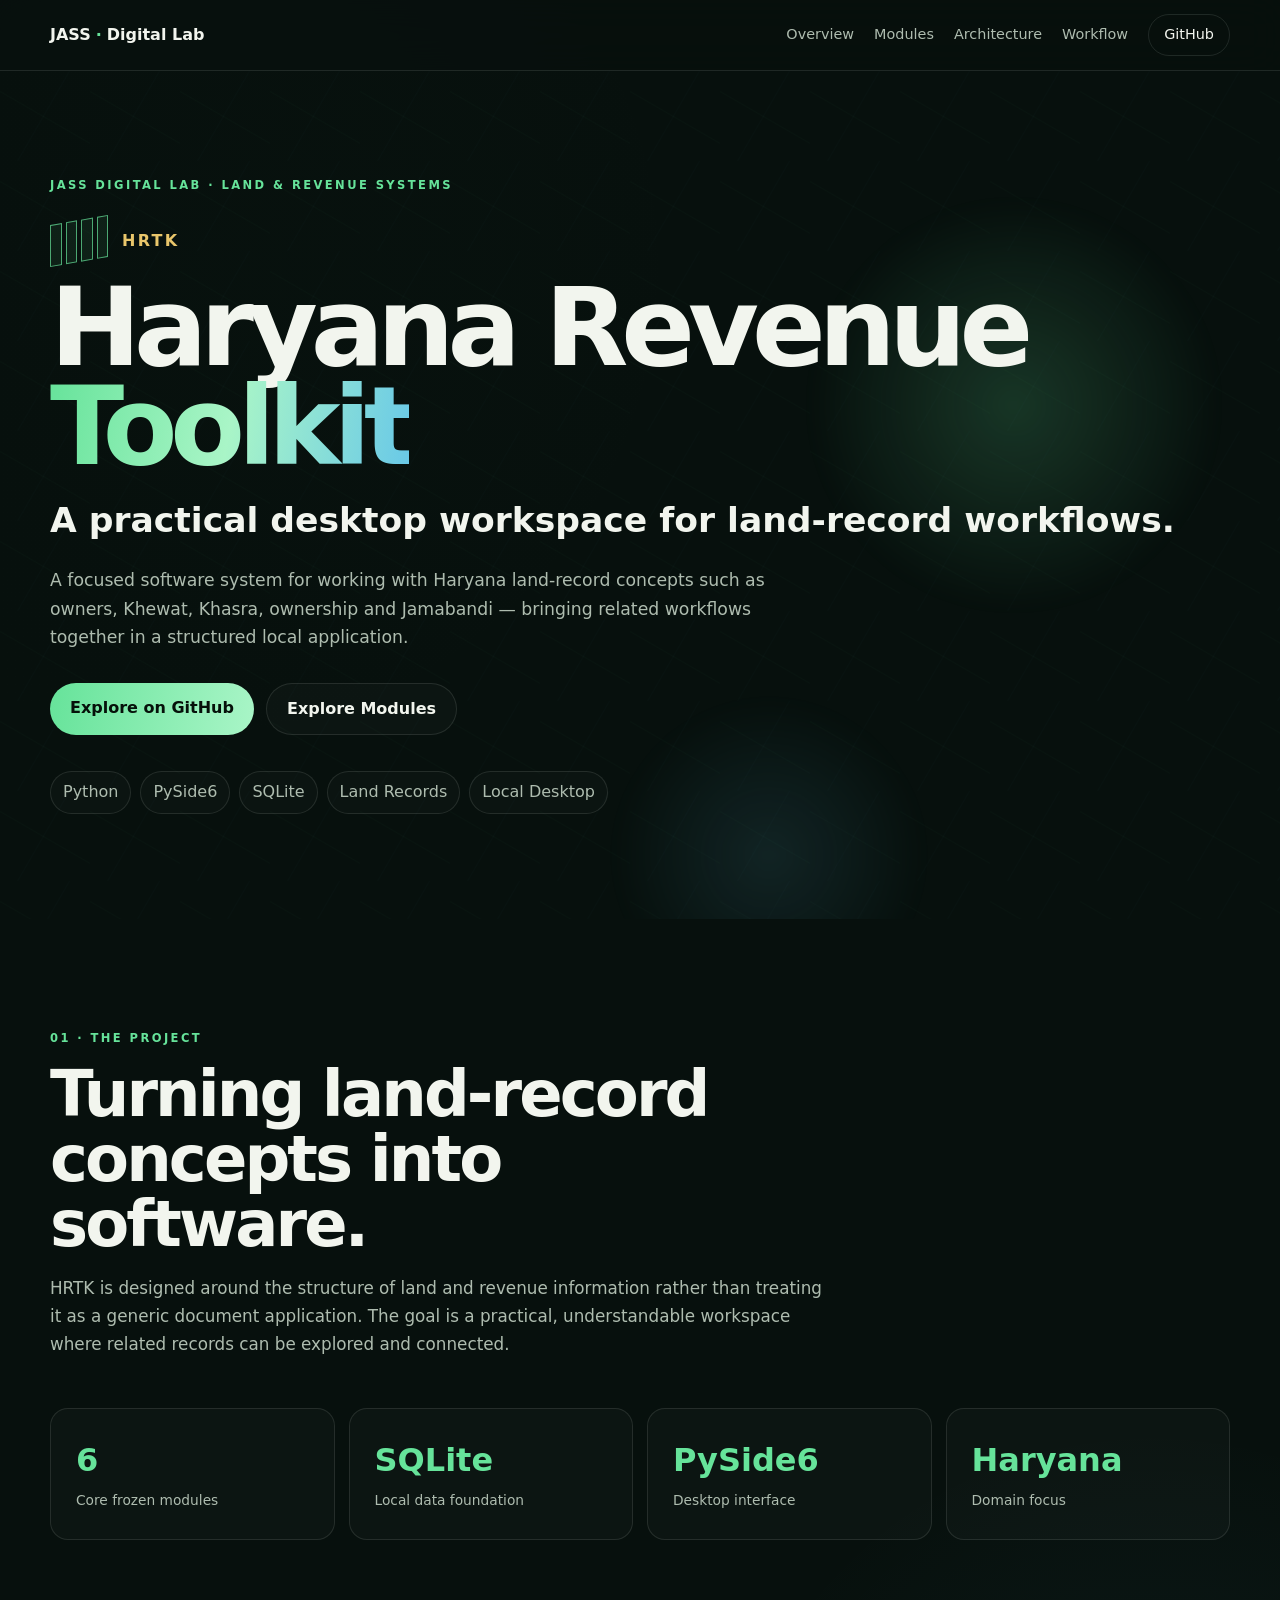
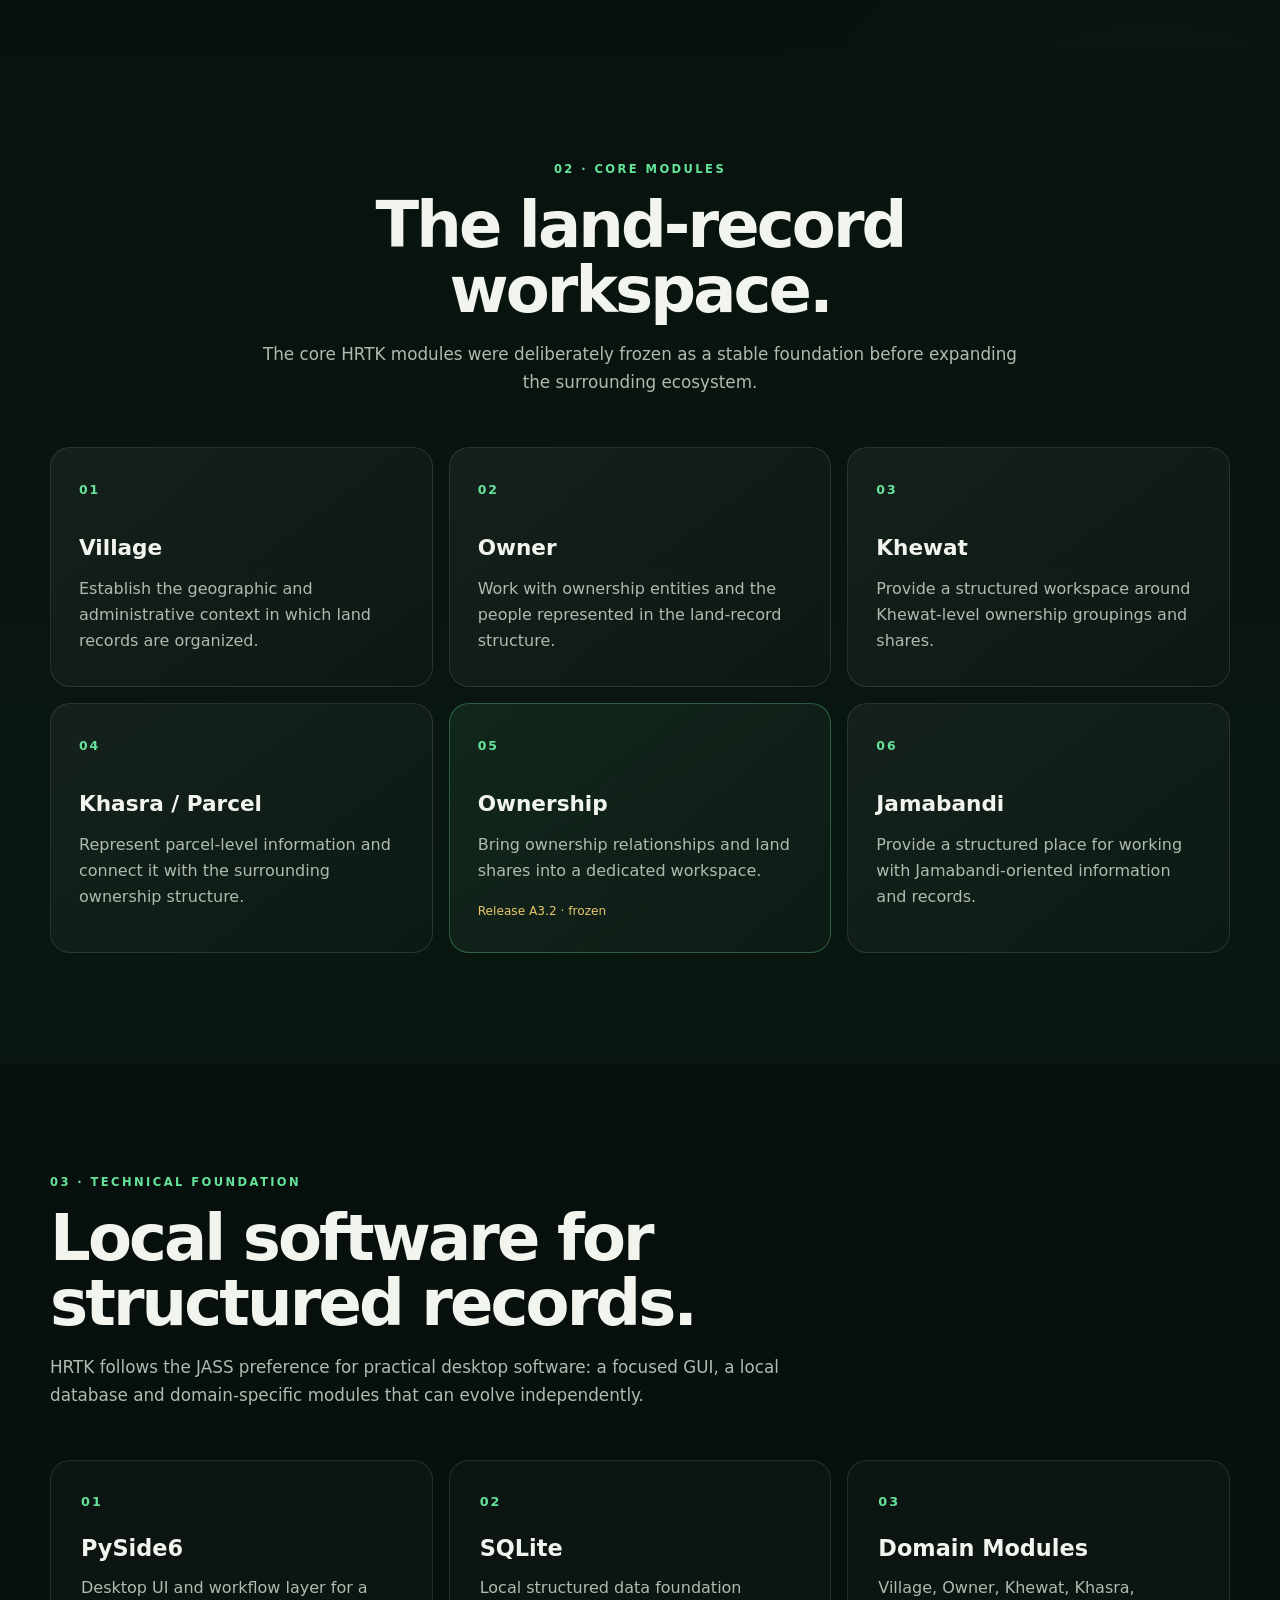
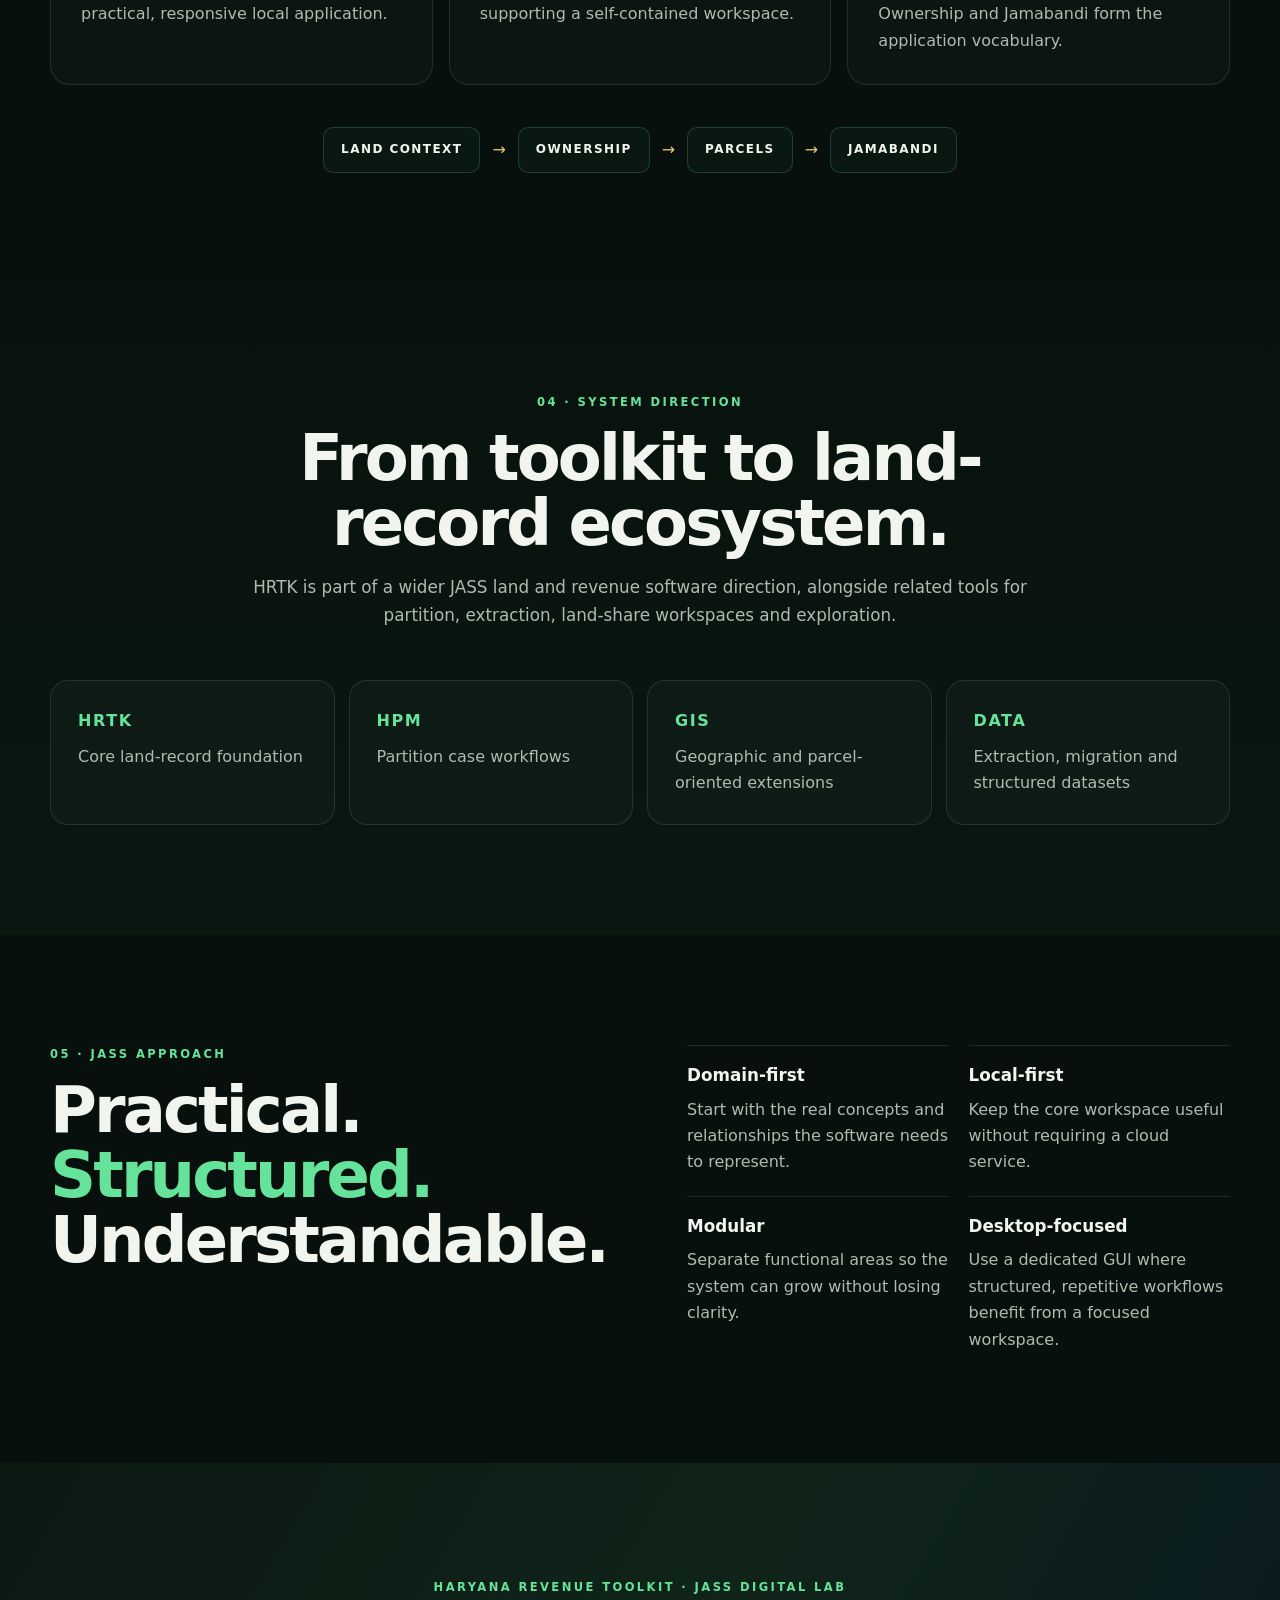
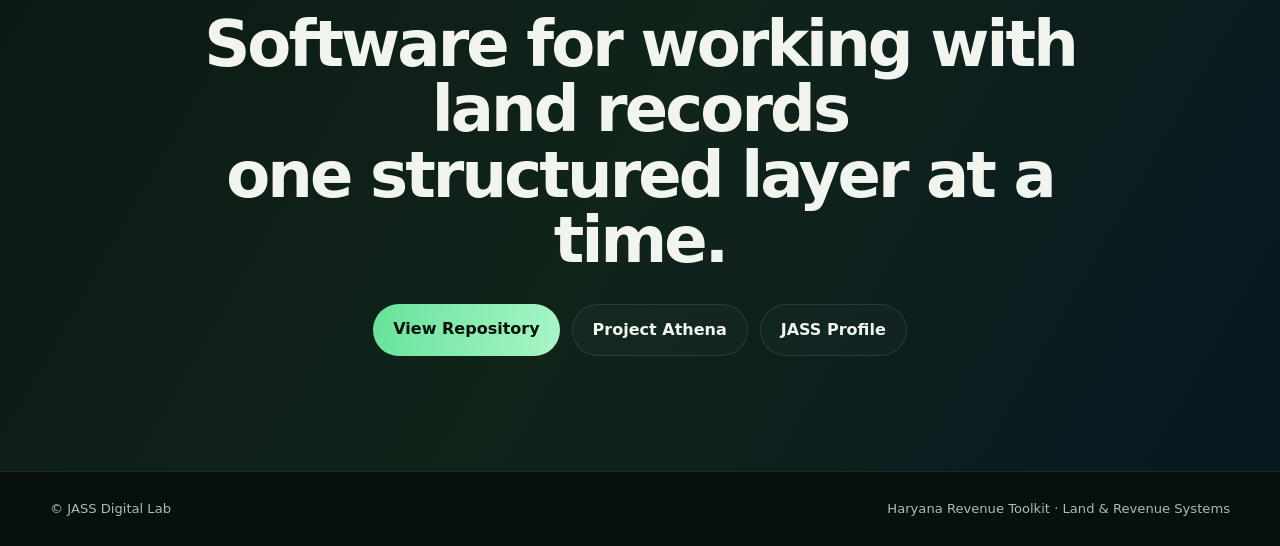
<file: index.html>
<!doctype html>
<html lang="en">
<head>
  <meta charset="utf-8">
  <meta name="viewport" content="width=device-width, initial-scale=1">
  <meta name="description" content="Haryana Revenue Toolkit — a practical desktop workspace for Haryana land records, ownership, Khewat, Khasra and Jamabandi workflows by JASS Digital Lab.">
  <meta name="theme-color" content="#08110d">
  <link rel="canonical" href="https://fanu2.github.io/Haryana-Revenue-Toolkit/">
  <link rel="stylesheet" href="jass-global.css">
  <title>Haryana Revenue Toolkit · JASS Digital Lab</title>
</head>
<body>
<header class="site-header">
  <div class="wrap nav">
    <a class="brand" href="https://fanu2.github.io/JASS-Digital-Lab/">JASS<span>·</span>Digital Lab</a>
    <nav>
      <a href="#overview">Overview</a>
      <a href="#modules">Modules</a>
      <a href="#architecture">Architecture</a>
      <a href="#workflow">Workflow</a>
      <a class="nav-button" href="https://github.com/Fanu2/Haryana-Revenue-Toolkit">GitHub</a>
    </nav>
  </div>
</header>

<main>
<section class="hero">
  <div class="map-lines"></div>
  <div class="glow glow-a"></div>
  <div class="glow glow-b"></div>
  <div class="wrap hero-inner">
    <div class="eyebrow">JASS DIGITAL LAB · LAND &amp; REVENUE SYSTEMS</div>
    <div class="hero-mark">
      <div class="land-symbol"><span></span><span></span><span></span><span></span></div>
      <div class="mark-text">HRTK</div>
    </div>
    <h1>Haryana Revenue<br><span>Toolkit</span></h1>
    <p class="hero-title">A practical desktop workspace for land-record workflows.</p>
    <p class="hero-copy">
      A focused software system for working with Haryana land-record concepts such as
      owners, Khewat, Khasra, ownership and Jamabandi — bringing related workflows
      together in a structured local application.
    </p>
    <div class="hero-actions">
      <a class="button primary" href="https://github.com/Fanu2/Haryana-Revenue-Toolkit">Explore on GitHub</a>
      <a class="button ghost" href="#modules">Explore Modules</a>
    </div>
    <div class="hero-tags">
      <span>Python</span><span>PySide6</span><span>SQLite</span><span>Land Records</span><span>Local Desktop</span>
    </div>
  </div>
</section>

<section id="overview" class="section">
  <div class="wrap">
    <div class="section-heading">
      <div class="eyebrow">01 · THE PROJECT</div>
      <h2>Turning land-record concepts into software.</h2>
      <p>
        HRTK is designed around the structure of land and revenue information rather
        than treating it as a generic document application. The goal is a practical,
        understandable workspace where related records can be explored and connected.
      </p>
    </div>
    <div class="stats">
      <div><strong>6</strong><span>Core frozen modules</span></div>
      <div><strong>SQLite</strong><span>Local data foundation</span></div>
      <div><strong>PySide6</strong><span>Desktop interface</span></div>
      <div><strong>Haryana</strong><span>Domain focus</span></div>
    </div>
  </div>
</section>

<section id="modules" class="section section-dark">
  <div class="wrap">
    <div class="section-heading center">
      <div class="eyebrow">02 · CORE MODULES</div>
      <h2>The land-record workspace.</h2>
      <p>
        The core HRTK modules were deliberately frozen as a stable foundation before
        expanding the surrounding ecosystem.
      </p>
    </div>
    <div class="modules">
      <article class="module"><b>01</b><h3>Village</h3><p>Establish the geographic and administrative context in which land records are organized.</p></article>
      <article class="module"><b>02</b><h3>Owner</h3><p>Work with ownership entities and the people represented in the land-record structure.</p></article>
      <article class="module"><b>03</b><h3>Khewat</h3><p>Provide a structured workspace around Khewat-level ownership groupings and shares.</p></article>
      <article class="module"><b>04</b><h3>Khasra / Parcel</h3><p>Represent parcel-level information and connect it with the surrounding ownership structure.</p></article>
      <article class="module featured"><b>05</b><h3>Ownership</h3><p>Bring ownership relationships and land shares into a dedicated workspace.</p><em>Release A3.2 · frozen</em></article>
      <article class="module"><b>06</b><h3>Jamabandi</h3><p>Provide a structured place for working with Jamabandi-oriented information and records.</p></article>
    </div>
  </div>
</section>

<section id="architecture" class="section">
  <div class="wrap">
    <div class="section-heading">
      <div class="eyebrow">03 · TECHNICAL FOUNDATION</div>
      <h2>Local software for structured records.</h2>
      <p>
        HRTK follows the JASS preference for practical desktop software: a focused
        GUI, a local database and domain-specific modules that can evolve independently.
      </p>
    </div>
    <div class="architecture">
      <div class="arch-card">
        <div class="arch-icon">01</div>
        <h3>PySide6</h3>
        <p>Desktop UI and workflow layer for a practical, responsive local application.</p>
      </div>
      <div class="arch-card">
        <div class="arch-icon">02</div>
        <h3>SQLite</h3>
        <p>Local structured data foundation supporting a self-contained workspace.</p>
      </div>
      <div class="arch-card">
        <div class="arch-icon">03</div>
        <h3>Domain Modules</h3>
        <p>Village, Owner, Khewat, Khasra, Ownership and Jamabandi form the application vocabulary.</p>
      </div>
    </div>

    <div class="data-flow">
      <div class="flow-item">LAND CONTEXT</div><span>→</span>
      <div class="flow-item">OWNERSHIP</div><span>→</span>
      <div class="flow-item">PARCELS</div><span>→</span>
      <div class="flow-item">JAMABANDI</div>
    </div>
  </div>
</section>

<section id="workflow" class="section section-dark">
  <div class="wrap">
    <div class="section-heading center">
      <div class="eyebrow">04 · SYSTEM DIRECTION</div>
      <h2>From toolkit to land-record ecosystem.</h2>
      <p>
        HRTK is part of a wider JASS land and revenue software direction, alongside
        related tools for partition, extraction, land-share workspaces and exploration.
      </p>
    </div>
    <div class="roadmap">
      <div class="road"><span>HRTK</span><p>Core land-record foundation</p></div>
      <div class="road"><span>HPM</span><p>Partition case workflows</p></div>
      <div class="road"><span>GIS</span><p>Geographic and parcel-oriented extensions</p></div>
      <div class="road"><span>DATA</span><p>Extraction, migration and structured datasets</p></div>
    </div>
  </div>
</section>

<section class="section">
  <div class="wrap philosophy">
    <div>
      <div class="eyebrow">05 · JASS APPROACH</div>
      <h2>Practical.<br><span>Structured.</span><br>Understandable.</h2>
    </div>
    <div class="principles">
      <article><b>Domain-first</b><p>Start with the real concepts and relationships the software needs to represent.</p></article>
      <article><b>Local-first</b><p>Keep the core workspace useful without requiring a cloud service.</p></article>
      <article><b>Modular</b><p>Separate functional areas so the system can grow without losing clarity.</p></article>
      <article><b>Desktop-focused</b><p>Use a dedicated GUI where structured, repetitive workflows benefit from a focused workspace.</p></article>
    </div>
  </div>
</section>

<section class="cta">
  <div class="wrap">
    <div class="eyebrow">HARYANA REVENUE TOOLKIT · JASS DIGITAL LAB</div>
    <h2>Software for working with land records<br>one structured layer at a time.</h2>
    <div class="hero-actions">
      <a class="button primary" href="https://github.com/Fanu2/Haryana-Revenue-Toolkit">View Repository</a>
      <a class="button ghost" href="https://fanu2.github.io/Project-Athena/">Project Athena</a>
      <a class="button ghost" href="https://fanu2.github.io/SinghJasvir/">JASS Profile</a>
    </div>
  </div>
</section>
</main>

<footer class="footer">
  <div class="wrap"><span>© JASS Digital Lab</span><span>Haryana Revenue Toolkit · Land &amp; Revenue Systems</span></div>
</footer>
</body>
</html>
</file>
<file: jass-global.css>
:root{
  --bg:#07100d;--bg2:#0a1711;--panel:#101d17;--text:#f2f5ee;--muted:#aebcaf;
  --line:rgba(230,245,232,.11);--green:#66e39a;--mint:#a9f5c7;--gold:#e9c66b;
  --blue:#68c8e8;--max:1180px
}
*{box-sizing:border-box}html{scroll-behavior:smooth}
body{margin:0;color:var(--text);background:radial-gradient(circle at 15% 5%,rgba(102,227,154,.07),transparent 30rem),radial-gradient(circle at 90% 35%,rgba(104,200,232,.06),transparent 28rem),var(--bg);font-family:Inter,ui-sans-serif,system-ui,-apple-system,"Segoe UI",sans-serif;line-height:1.65}
a{color:inherit;text-decoration:none}.wrap{width:min(calc(100% - 40px),var(--max));margin:auto}
.site-header{position:sticky;top:0;z-index:20;background:rgba(7,16,13,.86);backdrop-filter:blur(18px);border-bottom:1px solid var(--line)}
.nav{height:70px;display:flex;align-items:center;justify-content:space-between;gap:24px}.brand{font-weight:800}.brand span{color:var(--green);margin:0 5px}
nav{display:flex;gap:20px;align-items:center;color:var(--muted);font-size:.9rem}nav a:hover{color:var(--text)}
.nav-button{border:1px solid var(--line);border-radius:999px;padding:8px 15px;color:var(--text)}
.hero{position:relative;overflow:hidden;min-height:720px;display:flex;align-items:center;background:linear-gradient(90deg,rgba(7,16,13,.99),rgba(7,16,13,.82) 55%,rgba(7,16,13,.94))}
.map-lines{position:absolute;inset:0;opacity:.22;background-image:linear-gradient(30deg,transparent 48%,rgba(102,227,154,.10) 49%,transparent 50%),linear-gradient(120deg,transparent 48%,rgba(104,200,232,.08) 49%,transparent 50%);background-size:90px 90px}
.glow{position:absolute;border-radius:50%;filter:blur(8px)}.glow-a{width:430px;height:430px;right:4%;top:14%;background:radial-gradient(circle,rgba(102,227,154,.18),transparent 68%)}.glow-b{width:330px;height:330px;right:27%;bottom:-12%;background:radial-gradient(circle,rgba(104,200,232,.11),transparent 68%)}
.hero-inner{position:relative;z-index:2;padding:105px 0}.eyebrow{font-size:.72rem;letter-spacing:.21em;text-transform:uppercase;color:var(--green);font-weight:850}
.hero-mark{display:flex;align-items:center;gap:14px;margin-top:25px}.mark-text{font-weight:900;letter-spacing:.14em;color:var(--gold)}
.land-symbol{width:58px;height:42px;display:grid;grid-template-columns:repeat(4,1fr);gap:4px;transform:skewY(-10deg)}
.land-symbol span{border:1px solid rgba(102,227,154,.7);background:rgba(102,227,154,.08)}
h1{font-size:clamp(3.7rem,8.5vw,7.5rem);line-height:.91;letter-spacing:-.065em;margin:16px 0}
h1 span{background:linear-gradient(100deg,var(--green),var(--mint),var(--blue));-webkit-background-clip:text;background-clip:text;color:transparent}
.hero-title{font-size:clamp(1.4rem,2.7vw,2.25rem);font-weight:750;margin:0 0 16px}.hero-copy{max-width:760px;color:var(--muted);font-size:1.08rem}
.hero-actions{display:flex;gap:12px;flex-wrap:wrap;margin-top:31px}.button{display:inline-flex;padding:12px 20px;border-radius:999px;border:1px solid var(--line);font-weight:800}.button.primary{background:linear-gradient(100deg,var(--green),var(--mint));color:#06110a;border:0}.button.ghost{background:rgba(255,255,255,.025)}
.hero-tags{display:flex;gap:9px;flex-wrap:wrap;margin-top:36px}.hero-tags span{padding:7px 12px;border:1px solid var(--line);border-radius:999px;color:var(--muted);background:rgba(255,255,255,.02)}
.section{padding:110px 0}.section-dark{background:linear-gradient(180deg,#08120e,#0a1711)}.section-heading{max-width:780px;margin-bottom:50px}.section-heading.center{text-align:center;margin-left:auto;margin-right:auto}
h2{font-size:clamp(2.3rem,5vw,4.2rem);line-height:1.02;letter-spacing:-.045em;margin:14px 0 18px}.section-heading p{color:var(--muted);font-size:1.05rem}
.stats{display:grid;grid-template-columns:repeat(4,1fr);gap:14px}.stats div{border:1px solid var(--line);border-radius:18px;padding:25px;background:rgba(255,255,255,.025)}.stats strong{display:block;font-size:2rem;color:var(--green)}.stats span{color:var(--muted);font-size:.86rem}
.modules{display:grid;grid-template-columns:repeat(3,1fr);gap:16px}.module{position:relative;min-height:240px;padding:28px;border:1px solid var(--line);border-radius:20px;background:linear-gradient(145deg,rgba(255,255,255,.05),rgba(255,255,255,.015))}.module b{color:var(--green);font-size:.78rem;letter-spacing:.15em}.module h3{font-size:1.35rem;margin:28px 0 10px}.module p{color:var(--muted);margin:0}.module.featured{border-color:rgba(102,227,154,.32);background:linear-gradient(145deg,rgba(102,227,154,.09),rgba(255,255,255,.02))}.module em{display:inline-block;margin-top:17px;color:var(--gold);font-size:.76rem;font-style:normal}
.architecture{display:grid;grid-template-columns:repeat(3,1fr);gap:16px}.arch-card{padding:30px;border:1px solid var(--line);border-radius:20px;background:rgba(255,255,255,.025)}.arch-icon{font-weight:900;color:var(--green);font-size:.8rem;letter-spacing:.16em}.arch-card h3{font-size:1.4rem;margin:18px 0 8px}.arch-card p{color:var(--muted);margin:0}
.data-flow{display:flex;align-items:center;justify-content:center;gap:12px;flex-wrap:wrap;margin:42px auto 0;max-width:950px}.flow-item{padding:12px 17px;border:1px solid rgba(102,227,154,.2);border-radius:10px;background:rgba(102,227,154,.04);font-size:.75rem;letter-spacing:.12em;font-weight:800}.data-flow span{color:var(--gold)}
.roadmap{display:grid;grid-template-columns:repeat(4,1fr);gap:14px}.road{padding:27px;border:1px solid var(--line);border-radius:18px;background:rgba(255,255,255,.025)}.road span{font-weight:900;color:var(--green);letter-spacing:.1em}.road p{color:var(--muted);margin:10px 0 0}
.philosophy{display:grid;grid-template-columns:.9fr 1.1fr;gap:80px}.philosophy h2 span{color:var(--green)}.principles{display:grid;grid-template-columns:repeat(2,1fr);gap:20px}.principles article{border-top:1px solid var(--line);padding-top:16px}.principles b{font-size:1.05rem}.principles p{color:var(--muted);margin:7px 0 0}
.cta{padding:115px 0;text-align:center;background:linear-gradient(120deg,#0b1912,#10241a,#071822)}.cta h2{max-width:900px;margin:15px auto}.cta .hero-actions{justify-content:center}
.footer{border-top:1px solid var(--line);padding:26px 0;color:var(--muted);font-size:.82rem}.footer .wrap{display:flex;justify-content:space-between;gap:20px}
@media(max-width:900px){nav a:not(.nav-button){display:none}.modules,.architecture{grid-template-columns:repeat(2,1fr)}.stats,.roadmap{grid-template-columns:repeat(2,1fr)}.philosophy{grid-template-columns:1fr;gap:45px}}
@media(max-width:600px){.wrap{width:min(calc(100% - 28px),var(--max))}.hero{min-height:660px}.hero-inner{padding:85px 0}h1{font-size:4rem}.modules,.architecture,.stats,.roadmap,.principles{grid-template-columns:1fr}.footer .wrap{flex-direction:column}}
</file>
